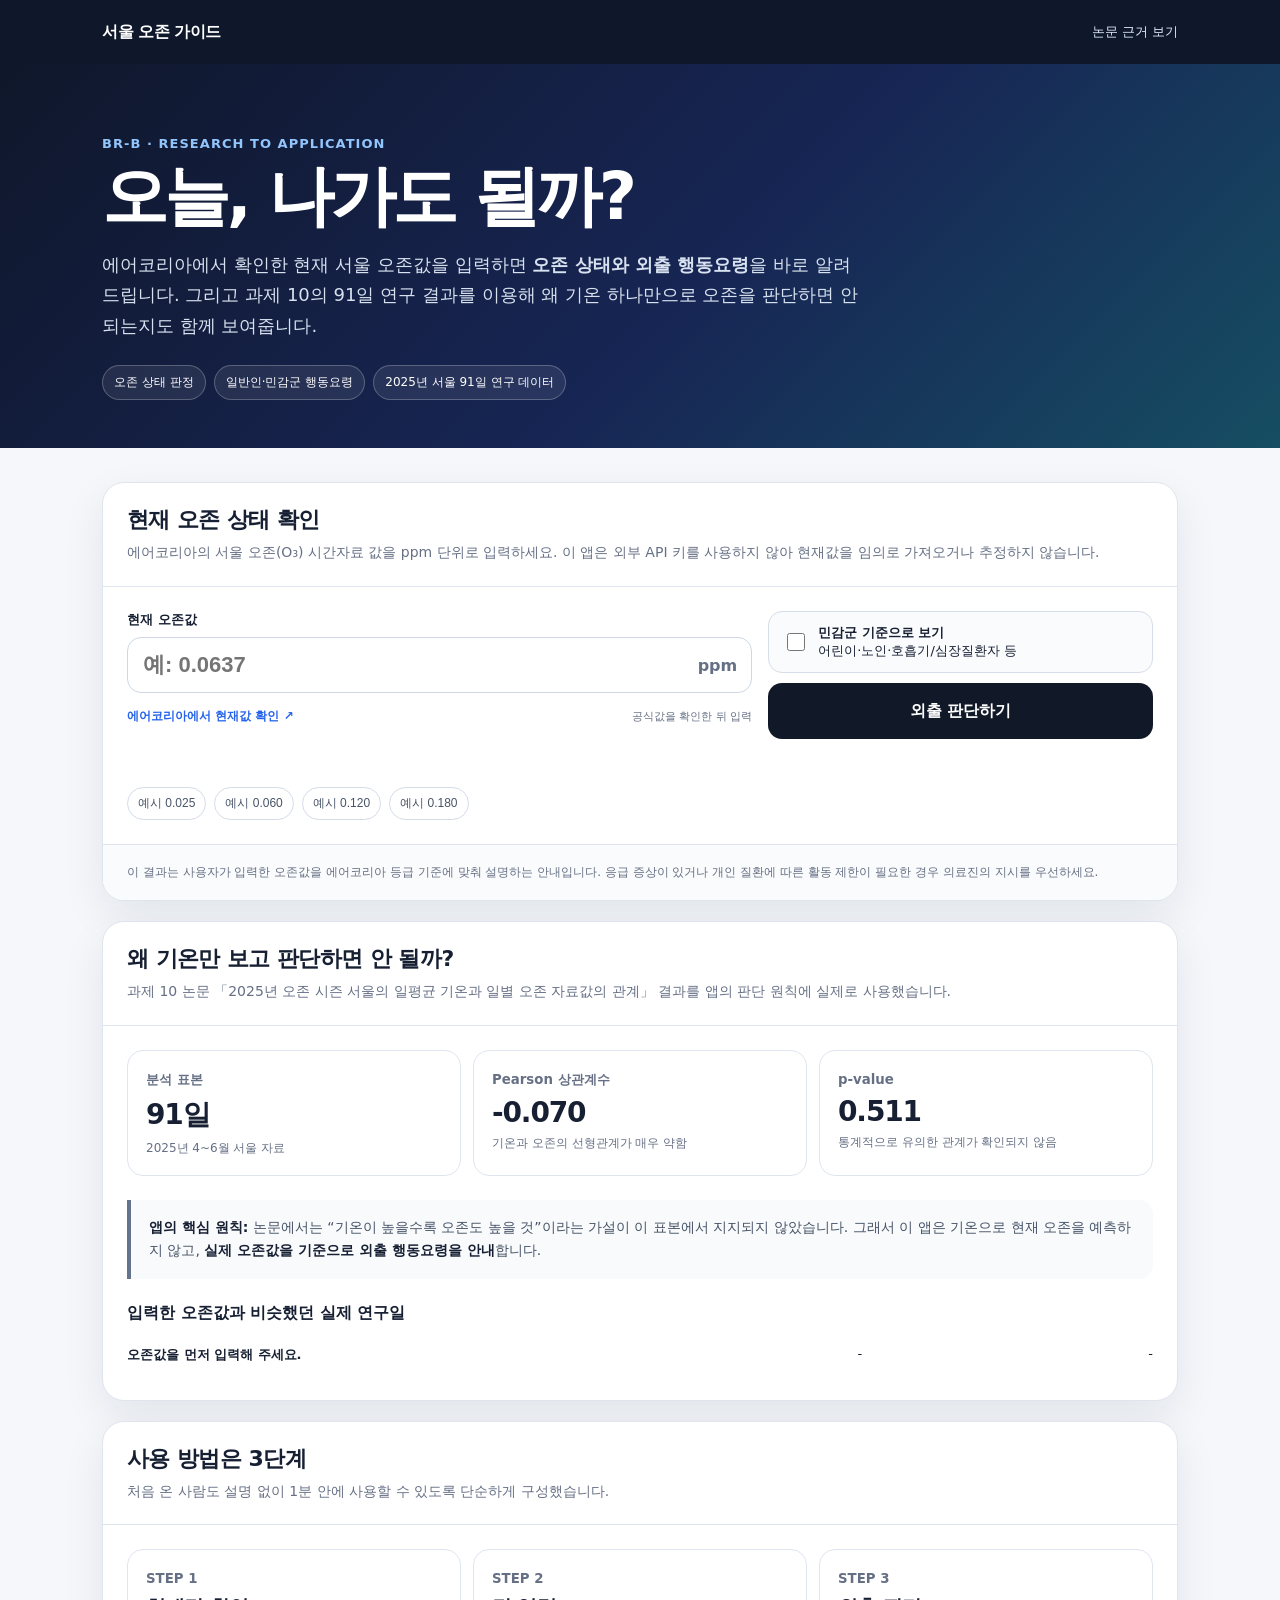
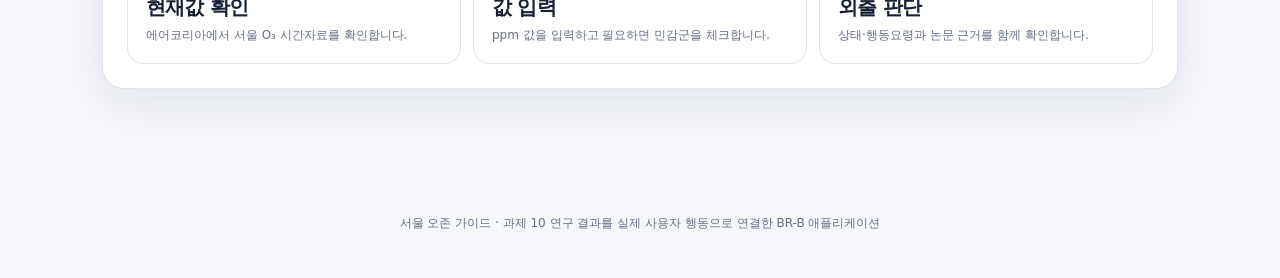
<file: index.html>
<!doctype html>
<html lang="ko">
<head>
<meta charset="utf-8">
<meta name="viewport" content="width=device-width,initial-scale=1,viewport-fit=cover">
<meta name="theme-color" content="#0f172a">
<title>서울 오존 가이드 | 오늘 나가도 될까?</title>
<meta name="description" content="서울의 현재 오존값을 입력하면 오존 상태와 외출 행동요령을 안내하고, 2025년 서울 기온·오존 논문 결과를 함께 보여주는 BR-B 앱">
<style>
:root{--bg:#f5f7fb;--ink:#172033;--muted:#667085;--line:#dfe5ee;--card:#fff;--nav:#0f172a;--blue:#2563eb;--teal:#0f766e;--shadow:0 16px 44px rgba(15,23,42,.08)}
*{box-sizing:border-box}html{scroll-behavior:smooth}body{margin:0;background:var(--bg);color:var(--ink);font-family:Pretendard,"Noto Sans KR",system-ui,-apple-system,sans-serif}.wrap{max-width:1120px;margin:auto;padding:0 22px}.top{background:var(--nav);color:#fff}.top .wrap{min-height:64px;display:flex;align-items:center;justify-content:space-between;gap:18px}.brand{font-weight:900;letter-spacing:-.03em}.paper-link{color:#dbeafe;text-decoration:none;font-size:13px}.hero{padding:72px 0 48px;background:linear-gradient(135deg,#0f172a 0%,#172554 55%,#164e63 100%);color:#fff}.eyebrow{font-size:13px;font-weight:800;letter-spacing:.08em;color:#93c5fd}.hero h1{font-size:clamp(36px,6vw,66px);line-height:1.04;letter-spacing:-.055em;margin:12px 0 18px;max-width:800px}.hero p{max-width:760px;font-size:18px;line-height:1.7;color:#d7e1ef;margin:0}.chips{display:flex;flex-wrap:wrap;gap:8px;margin-top:24px}.chip{border:1px solid rgba(255,255,255,.24);background:rgba(255,255,255,.08);padding:8px 11px;border-radius:999px;font-size:12px}.main{padding:34px 0 72px}.panel{background:var(--card);border:1px solid var(--line);border-radius:22px;box-shadow:var(--shadow);margin-bottom:20px;overflow:hidden}.panel-head{padding:22px 24px;border-bottom:1px solid var(--line)}.panel-head h2{margin:0;font-size:22px;letter-spacing:-.025em}.panel-head p{margin:7px 0 0;color:var(--muted);font-size:14px;line-height:1.55}.input-area{padding:24px;display:grid;grid-template-columns:1.3fr .8fr;gap:16px}.field{display:flex;flex-direction:column;gap:8px}.field label{font-size:13px;font-weight:800}.input-shell{display:flex;align-items:center;border:1px solid #cfd7e4;border-radius:14px;background:#fff;min-height:56px;overflow:hidden}.input-shell input{border:0;outline:0;flex:1;min-width:0;padding:0 15px;font-size:22px;font-weight:800;color:var(--ink);background:transparent}.unit{padding-right:14px;color:var(--muted);font-weight:800}.source-row{display:flex;align-items:center;justify-content:space-between;gap:10px;margin-top:7px}.source-row a{font-size:12px;color:var(--blue);font-weight:800;text-decoration:none}.source-row span{font-size:11px;color:var(--muted)}.controls{display:flex;flex-direction:column;gap:10px}.check{border:1px solid #d7dee9;border-radius:14px;padding:12px 14px;display:flex;align-items:center;gap:10px;min-height:56px;background:#fafbfc}.check input{width:18px;height:18px}.check span{font-size:13px;line-height:1.4}.go{border:0;border-radius:14px;background:#111827;color:#fff;min-height:56px;font-size:16px;font-weight:900;cursor:pointer}.go:hover{background:#1f2937}.go:focus-visible{outline:3px solid #93c5fd;outline-offset:3px}.error{min-height:24px;padding:0 24px 18px;color:#b42318;font-size:13px;font-weight:800}.quick{padding:0 24px 24px;display:flex;flex-wrap:wrap;gap:8px}.quick button{border:1px solid #d4dce8;background:#fff;border-radius:999px;padding:7px 10px;color:#475467;font-size:12px;cursor:pointer}.quick button:hover{background:#f3f6fa}.result{display:none;padding:0 24px 24px}.result.show{display:block}.status-hero{border-radius:20px;padding:22px;display:grid;grid-template-columns:1fr auto;gap:18px;align-items:center;border:1px solid}.status-label{font-size:13px;font-weight:900;opacity:.82}.status-name{font-size:clamp(30px,5vw,48px);font-weight:950;letter-spacing:-.04em;margin:3px 0}.status-value{font-size:13px;font-weight:800}.decision{font-size:clamp(19px,3vw,28px);font-weight:950;text-align:right;max-width:360px;line-height:1.25}.good{background:#ecfdf3;border-color:#a6f4c5;color:#05603a}.moderate{background:#fffaeb;border-color:#fedf89;color:#7a4d00}.bad{background:#fff1f0;border-color:#fecdca;color:#9c2a10}.verybad{background:#fff1f3;border-color:#fda4af;color:#881337}.advice-grid{display:grid;grid-template-columns:1.15fr .85fr;gap:12px;margin-top:12px}.advice{border:1px solid var(--line);border-radius:16px;padding:17px;background:#fff}.advice h3{font-size:15px;margin:0 0 8px}.advice p{font-size:14px;line-height:1.65;margin:0;color:#475467}.advice ul{margin:8px 0 0;padding-left:19px;color:#475467;font-size:13px;line-height:1.7}.research-grid{display:grid;grid-template-columns:repeat(3,1fr);gap:12px;padding:24px}.metric{border:1px solid var(--line);border-radius:16px;padding:18px}.metric small{color:var(--muted);font-weight:700}.metric b{display:block;font-size:28px;margin:7px 0 5px;letter-spacing:-.04em}.metric p{font-size:12px;line-height:1.55;color:var(--muted);margin:0}.paper-note{margin:0 24px 24px;border-left:4px solid #64748b;background:#f8fafc;border-radius:0 14px 14px 0;padding:16px 18px;line-height:1.65;font-size:14px;color:#475467}.paper-note strong{color:#172033}.days{padding:0 24px 24px}.days h3{font-size:16px;margin:0 0 10px}.day{display:grid;grid-template-columns:1.1fr .7fr .7fr;gap:8px;border-top:1px solid var(--line);padding:12px 0;font-size:13px}.day:first-of-type{border-top:0}.day span{text-align:right}.footnote{padding:18px 24px;border-top:1px solid var(--line);font-size:12px;line-height:1.55;color:var(--muted);background:#fafbfc}.footer{padding:34px 0 46px;color:#667085;font-size:12px;text-align:center}.sr{position:absolute;width:1px;height:1px;padding:0;margin:-1px;overflow:hidden;clip:rect(0,0,0,0);white-space:nowrap;border:0}@media(max-width:760px){.hero{padding:54px 0 38px}.hero p{font-size:16px}.input-area,.advice-grid,.research-grid{grid-template-columns:1fr}.status-hero{grid-template-columns:1fr}.decision{text-align:left;max-width:none}.top .wrap{min-height:58px}.paper-link{display:none}}@media(max-width:480px){.wrap{padding:0 14px}.panel-head,.input-area,.result,.research-grid,.days{padding-left:16px;padding-right:16px}.quick{padding-left:16px;padding-right:16px}.error{padding-left:16px;padding-right:16px}.day{grid-template-columns:1fr 1fr}.day span:last-child{grid-column:1/-1;text-align:left}.metric b{font-size:24px}}
</style>
</head>
<body>
<header class="top"><div class="wrap"><div class="brand">서울 오존 가이드</div><a class="paper-link" href="#research">논문 근거 보기</a></div></header>
<section class="hero"><div class="wrap"><div class="eyebrow">BR-B · RESEARCH TO APPLICATION</div><h1>오늘, 나가도 될까?</h1><p>에어코리아에서 확인한 현재 서울 오존값을 입력하면 <b>오존 상태와 외출 행동요령</b>을 바로 알려드립니다. 그리고 과제 10의 91일 연구 결과를 이용해 왜 기온 하나만으로 오존을 판단하면 안 되는지도 함께 보여줍니다.</p><div class="chips"><span class="chip">오존 상태 판정</span><span class="chip">일반인·민감군 행동요령</span><span class="chip">2025년 서울 91일 연구 데이터</span></div></div></section>
<main class="main"><div class="wrap">
<section class="panel" aria-labelledby="check-title"><div class="panel-head"><h2 id="check-title">현재 오존 상태 확인</h2><p>에어코리아의 서울 오존(O₃) 시간자료 값을 ppm 단위로 입력하세요. 이 앱은 외부 API 키를 사용하지 않아 현재값을 임의로 가져오거나 추정하지 않습니다.</p></div><div class="input-area"><div class="field"><label for="ozone">현재 오존값</label><div class="input-shell"><input id="ozone" type="number" min="0" step="0.0001" inputmode="decimal" placeholder="예: 0.0637"><span class="unit">ppm</span></div><div class="source-row"><a href="https://m.airkorea.or.kr/air/quality__notice_copyrightViolation/o3" target="_blank" rel="noopener">에어코리아에서 현재값 확인 ↗</a><span>공식값을 확인한 뒤 입력</span></div></div><div class="controls"><label class="check"><input id="sensitive" type="checkbox"><span><b>민감군 기준으로 보기</b><br>어린이·노인·호흡기/심장질환자 등</span></label><button id="go" class="go" type="button">외출 판단하기</button></div></div><div id="error" class="error" role="status" aria-live="polite"></div><div class="quick" aria-label="예시 오존값"><button data-o3="0.025">예시 0.025</button><button data-o3="0.060">예시 0.060</button><button data-o3="0.120">예시 0.120</button><button data-o3="0.180">예시 0.180</button></div><div id="result" class="result" aria-live="polite"><div id="statusHero" class="status-hero"><div><div class="status-label">현재 오존 상태</div><div id="statusName" class="status-name">-</div><div id="statusValue" class="status-value">-</div></div><div id="decision" class="decision">-</div></div><div class="advice-grid"><article class="advice"><h3>지금 어떻게 행동할까요?</h3><p id="adviceText">-</p><ul id="adviceList"></ul></article><article class="advice"><h3>판정 기준</h3><p>에어코리아 오존 예보등급: 좋음 0~0.0300, 보통 0.0301~0.0900, 나쁨 0.0901~0.1500, 매우나쁨 0.1500 초과.</p></article></div></div><div class="footnote">이 결과는 사용자가 입력한 오존값을 에어코리아 등급 기준에 맞춰 설명하는 안내입니다. 응급 증상이 있거나 개인 질환에 따른 활동 제한이 필요한 경우 의료진의 지시를 우선하세요.</div></section>

<section id="research" class="panel"><div class="panel-head"><h2>왜 기온만 보고 판단하면 안 될까?</h2><p>과제 10 논문 「2025년 오존 시즌 서울의 일평균 기온과 일별 오존 자료값의 관계」 결과를 앱의 판단 원칙에 실제로 사용했습니다.</p></div><div class="research-grid"><div class="metric"><small>분석 표본</small><b>91일</b><p>2025년 4~6월 서울 자료</p></div><div class="metric"><small>Pearson 상관계수</small><b>-0.070</b><p>기온과 오존의 선형관계가 매우 약함</p></div><div class="metric"><small>p-value</small><b>0.511</b><p>통계적으로 유의한 관계가 확인되지 않음</p></div></div><div class="paper-note"><strong>앱의 핵심 원칙:</strong> 논문에서는 “기온이 높을수록 오존도 높을 것”이라는 가설이 이 표본에서 지지되지 않았습니다. 그래서 이 앱은 기온으로 현재 오존을 예측하지 않고, <strong>실제 오존값을 기준으로 외출 행동요령을 안내</strong>합니다.</div><div class="days"><h3>입력한 오존값과 비슷했던 실제 연구일</h3><div id="days"><div class="day"><b>오존값을 먼저 입력해 주세요.</b><span>-</span><span>-</span></div></div></div></section>

<section class="panel"><div class="panel-head"><h2>사용 방법은 3단계</h2><p>처음 온 사람도 설명 없이 1분 안에 사용할 수 있도록 단순하게 구성했습니다.</p></div><div class="research-grid"><div class="metric"><small>STEP 1</small><b style="font-size:20px">현재값 확인</b><p>에어코리아에서 서울 O₃ 시간자료를 확인합니다.</p></div><div class="metric"><small>STEP 2</small><b style="font-size:20px">값 입력</b><p>ppm 값을 입력하고 필요하면 민감군을 체크합니다.</p></div><div class="metric"><small>STEP 3</small><b style="font-size:20px">외출 판단</b><p>상태·행동요령과 논문 근거를 함께 확인합니다.</p></div></div></section>
</div></main><footer class="footer"><div class="wrap">서울 오존 가이드 · 과제 10 연구 결과를 실제 사용자 행동으로 연결한 BR-B 애플리케이션</div></footer>
<script>
'use strict';
const $=id=>document.getElementById(id);
const ozone=$('ozone'),sensitive=$('sensitive'),go=$('go'),error=$('error'),result=$('result'),statusHero=$('statusHero'),statusName=$('statusName'),statusValue=$('statusValue'),decision=$('decision'),adviceText=$('adviceText'),adviceList=$('adviceList'),days=$('days');
let researchRows=[];
const fallback=[{date:'2025-06-16',t:22.8,o3:.0691},{date:'2025-06-17',t:24.9,o3:.0634},{date:'2025-05-31',t:21.7,o3:.0613},{date:'2025-05-26',t:20.2,o3:.0619},{date:'2025-06-19',t:28.8,o3:.0113}];
function grade(v){if(v<=.03)return{key:'good',name:'좋음'};if(v<=.09)return{key:'moderate',name:'보통'};if(v<=.15)return{key:'bad',name:'나쁨'};return{key:'verybad',name:'매우나쁨'}}
function guidance(key,isSensitive){
 if(key==='good')return{decision:'외출해도 괜찮아요.',text:'일반적인 실외활동에 특별한 제한이 필요한 수준은 아닙니다.',items:['평소처럼 활동해도 됩니다.','외출 전 최신 오존값이 맞는지 확인하세요.']};
 if(key==='moderate')return isSensitive?{decision:'외출 가능, 몸 상태는 살펴보세요.',text:'민감군도 특별한 제약이 꼭 필요한 수준은 아니지만 몸 상태에 따라 유의해서 활동하세요.',items:['몸이 불편하면 활동 강도와 시간을 줄이세요.','최신 오존값을 다시 확인하세요.']}:{decision:'외출해도 괜찮아요.',text:'일반인은 특별한 행동 제한 없이 활동할 수 있는 수준입니다.',items:['평소처럼 활동하되 최신 정보를 확인하세요.','오존값이 올라가면 활동 계획을 조정하세요.']};
 if(key==='bad')return{decision:'오래 밖에 있는 건 피하는 게 좋아요.',text:isSensitive?'민감군은 장시간 또는 무리한 실외활동을 제한하는 것이 권고됩니다.':'일반인도 장시간 또는 무리한 실외활동을 제한하세요. 특히 눈이 아프면 실외활동을 피하는 것이 좋습니다.',items:['격한 운동과 장시간 실외활동을 줄이세요.','가능하면 실내 활동으로 바꾸세요.','외출해야 한다면 활동 시간을 짧게 조정하세요.']};
 return{decision:isSensitive?'가능하면 실내에 머무르세요.':'외출을 줄이고 실내생활을 권장해요.',text:isSensitive?'민감군은 가급적 실내활동이 권고되는 수준입니다.':'일반인도 실외활동을 제한하고 실내생활을 하는 것이 권고됩니다.',items:['불필요한 외출을 미루세요.','실외 운동은 피하세요.','최신 오존 예·경보를 계속 확인하세요.']};
}
function renderDays(v){const src=researchRows.length?researchRows:fallback;const nearest=src.slice().sort((a,b)=>Math.abs(a.o3-v)-Math.abs(b.o3-v)).slice(0,3);days.innerHTML=nearest.map(r=>`<div class="day"><b>${r.date}</b><span>기온 ${r.t.toFixed(1)}°C</span><span>O₃ ${r.o3.toFixed(4)} ppm</span></div>`).join('')}
function analyze(){error.textContent='';const raw=ozone.value.trim();if(raw===''){error.textContent='현재 오존값을 숫자로 입력해 주세요.';result.classList.remove('show');ozone.focus();return}const v=Number(raw);if(!Number.isFinite(v)||v<0){error.textContent='0 이상의 올바른 오존값을 입력해 주세요.';result.classList.remove('show');ozone.focus();return}if(v>1){error.textContent='입력 단위를 확인해 주세요. 오존값은 ppm 단위로 입력합니다.';result.classList.remove('show');ozone.focus();return}const g=grade(v),d=guidance(g.key,sensitive.checked);statusHero.className='status-hero '+g.key;statusName.textContent=g.name;statusValue.textContent=`O₃ ${v.toFixed(4)} ppm · ${sensitive.checked?'민감군':'일반인'} 기준`;decision.textContent=d.decision;adviceText.textContent=d.text;adviceList.innerHTML=d.items.map(x=>`<li>${x}</li>`).join('');renderDays(v);result.classList.add('show');result.scrollIntoView({behavior:'smooth',block:'nearest'})}
async function loadResearch(){try{const r=await fetch('data/raw_seoul_2025_ozone_temperature.csv',{cache:'no-store'});if(!r.ok)throw 0;const text=await r.text();const lines=text.trim().split(/\r?\n/);const h=lines[0].split(','),di=h.indexOf('date'),ti=h.indexOf('temperature_avg'),oi=h.indexOf('o3');researchRows=lines.slice(1).map(x=>{const c=x.split(',');return{date:c[di],t:Number(c[ti]),o3:Number(c[oi])}}).filter(x=>x.date&&Number.isFinite(x.t)&&Number.isFinite(x.o3))}catch(e){researchRows=fallback.slice()}}
go.addEventListener('click',analyze);ozone.addEventListener('keydown',e=>{if(e.key==='Enter')analyze()});sensitive.addEventListener('change',()=>{if(result.classList.contains('show'))analyze()});document.querySelectorAll('[data-o3]').forEach(b=>b.addEventListener('click',()=>{ozone.value=b.dataset.o3;analyze()}));loadResearch();
</script>
</body></html>
</file>
